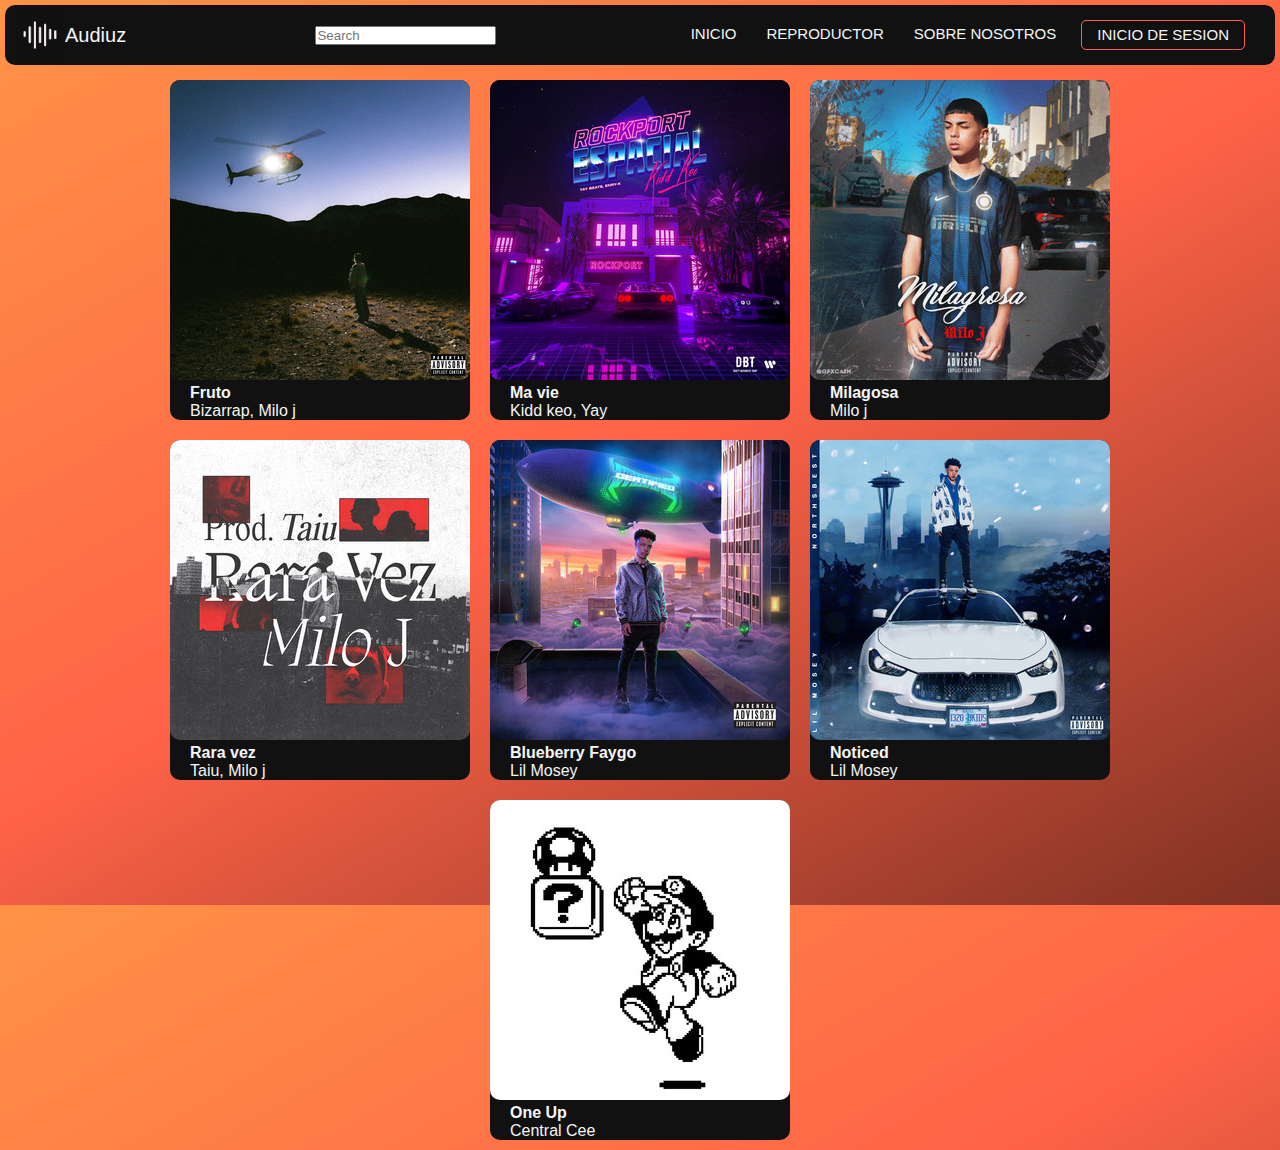
<file: index.html>
<!DOCTYPE html>
<html lang="es">
  <head>
    <meta charset="UTF-8" />
    <meta name="viewport" content="width=device-width, initial-scale=1.0" />
    <title>Audiuz</title>
    <link
      href="https://cdn.jsdelivr.net/npm/bootstrap@5.3.2/dist/css/bootstrap.min.css"
      rel="stylesheet"
      integrity="sha384-T3c6CoIi6uLrA9TneNEoa7RxnatzjcDSCmG1MXxSR1GAsXEV/Dwwykc2MPK8M2HN"
      crossorigin="anonymous"
    />
    <link rel="stylesheet" href="./assets/css/index.css" />
    <link rel="stylesheet" href="./assets/css/music.css" />
  </head>

  <body>
    <!-- navbar -->
    <div class="nav-desk">
      <div class="cont-ico">
        <img
          src="./assets/img/imagen_2021-02-19_111917.png"
          class="img-ico"
          alt=""
        />
        <span>Audiuz</span>
      </div>

      <form class="d-flex" id="formSearch" role="search">
        <input
          class="form-control me-2"
          id="searchInput"
          type="search"
          placeholder="Search"
          aria-label="Search"
        />
      </form>

      <div class="navbar">
        <div class="linkss"><a href="./index.html">Inicio</a></div>
        <div class="linkss"><a href="#">reproductor</a></div>
        <div class="linkss">
          <a href="./assets/pages/nostros2.html">sobre nosotros</a>
        </div>
        <div class="loglink">
          <a href="./assets/pages/login.html">inicio de sesion</a>
        </div>
      </div>
    </div>
    <div class="nav-mobile">
      <div class="container-ico">
        <a href="./index.html">
          <img
            src="./assets/img/imagen_2021-02-19_111917.png"
            class="img-ico"
            alt=""
          />
        </a>
        <form class="d-flex mx-2" id="formSearchMobile" role="search">
          <input
            class="form-control me-2"
            id="searchInputMobile"
            type="search"
            placeholder="Search"
            aria-label="Search"
          />
        </form>
      </div>

      <div class="navigation">
        <div class="ham-btn" onclick="showNav()">
          <span></span>
          <span></span>
          <span></span>
        </div>
        <span class="titulo">Audiuz</span>
        <div class="links">
          <div class="link">
            <a href="./index.html">inicio</a>
          </div>
          <div class="link">
            <a href="#">reproductor</a>
          </div>
          <div class="link">
            <a href="./assets/pages/nostros2.html">sobre nosotros</a>
          </div>
          <div class="link">
            <a href="./assets/pages/login.html">inicio de sesion</a>
          </div>
        </div>
      </div>
    </div>

    <main>
      <section class="container_music">
        <a class="music" href="./assets/pages/pages-music/fruto.html">
          <div class="img">
            <img src="./assets/img/img-music/fruto.jpeg" alt="" />
          </div>
          <div class="nombre">
            <h4>Fruto</h4>
            <p>Bizarrap, Milo j</p>
          </div>
        </a>

        <a class="music" href="./assets/pages/pages-music/maVie.html">
          <div class="img">
            <img src="./assets/img/img-music/ma vie.jpeg" alt="" />
          </div>
          <div class="nombre">
            <h4>Ma vie</h4>
            <p>Kidd keo, Yay</p>
          </div>
        </a>

        <a class="music" href="./assets/pages/pages-music/milagrosa.html">
          <div class="img">
            <img src="./assets/img/img-music/milagosa.jpeg" alt="" />
          </div>
          <div class="nombre">
            <h4>Milagosa</h4>
            <p>Milo j</p>
          </div>
        </a>

        <a class="music" href="./assets/pages/pages-music/raraVez.html">
          <div class="img">
            <img src="./assets/img/img-music/rera vez.jpeg" alt="" />
          </div>
          <div class="nombre">
            <h4>Rara vez</h4>
            <p>Taiu, Milo j</p>
          </div>
        </a>

        <a class="music" href="./assets/pages/pages-music/blueberryFaygo.html">
          <div class="img">
            <img src="./assets/img/img-music/blueberry.jpeg" alt="" />
          </div>
          <div class="nombre">
            <h4>Blueberry Faygo</h4>
            <p>Lil Mosey</p>
          </div>
        </a>

        <a class="music" href="./assets/pages/pages-music/noticed.html">
          <div class="img">
            <img src="./assets/img/img-music/noticed.jpeg" alt="" />
          </div>
          <div class="nombre">
            <h4>Noticed</h4>
            <p>Lil Mosey</p>
          </div>
        </a>

        <a class="music" href="./assets/pages/pages-music/oneUp.html">
          <div class="img">
            <img src="./assets/img/img-music/oneup.jpeg" alt="" />
          </div>
          <div class="nombre">
            <h4>One Up</h4>
            <p>Central Cee</p>
          </div>
        </a>
      </section>
    </main>
    <script
      src="https://cdn.jsdelivr.net/npm/bootstrap@5.3.2/dist/js/bootstrap.bundle.min.js"
      integrity="sha384-C6RzsynM9kWDrMNeT87bh95OGNyZPhcTNXj1NW7RuBCsyN/o0jlpcV8Qyq46cDfL"
      crossorigin="anonymous"
    ></script>
    <script src="./assets/js/index.js"></script>
    <script src="./assets/js/buscador.js"></script>
  </body>
</html>
</file>
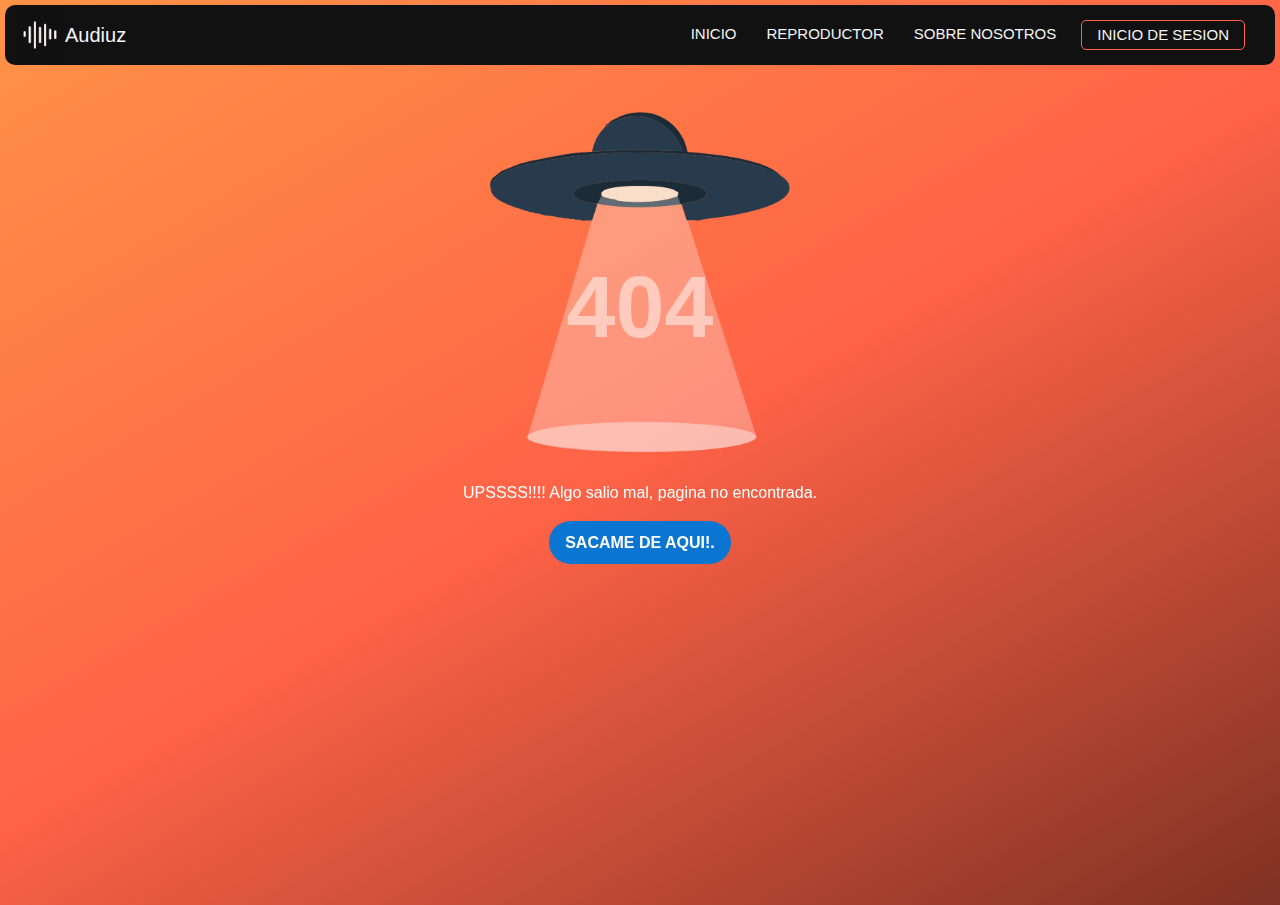
<file: assets/pages/error404.html>
<!DOCTYPE html>
<html lang="en">

<head>
  <meta charset="UTF-8" />
  <meta name="viewport" content="width=device-width, initial-scale=1.0" />
  <meta http-equiv="X-UA-Compatible" content="ie=edge" />
  <title>Error 404</title>
  <link rel="stylesheet" href="../css/index.css" />
  <link rel="stylesheet" href="../css/error404.css" />
</head>

<body>
  <!-- navbar -->
  <div class="nav-desk">
    <div class="cont-ico">
      <img src="../img/imagen_2021-02-19_111917.png" class="img-ico" alt="" />
      <span>Audiuz</span>
    </div>

    <div class="navbar">
      <div class="linkss"><a href="../../index.html">Inicio</a></div>
      <div class="linkss"><a href="#">reproductor</a></div>
      <div class="linkss"><a href="./nostros2.html">sobre nosotros</a></div>
      <div class="loglink">
        <a href="./login.html">inicio de sesion</a>
      </div>
    </div>
  </div>
  <div class="nav-mobile">
    <div class="container-ico">
      <a href="../../index.html">
        <img src="../img/imagen_2021-02-19_111917.png" class="img-ico" alt="" />
      </a>
    </div>
    <div class="navigation">
      <div class="ham-btn" onclick="showNav()">
        <span></span>
        <span></span>
        <span></span>
      </div>
      <span class="titulo">Audiuz</span>
      <div class="links">
        <div class="link">
          <a href="../../index.html">inicio</a>
        </div>
        <div class="link">
          <a href="#">reproductor</a>
        </div>
        <div class="link">
          <a href="./nostros2.html">sobre nosotros</a>
        </div>
        <div class="link">
          <a href="./login.html">inicio de sesion</a>
        </div>
      </div>
    </div>
  </div>

  <div class="conten">
    <div class="conten__img">
      <img src="../img/404.png" alt="" />
      <p class="conten__number">404</p>
    </div>
    <div class="conten__Description">
      <p class="conten__error">
        UPSSSS!!!! Algo salio mal, pagina no encontrada.
      </p>
      <a href="../../index.html" class="conten__button">SACAME DE AQUI!.</a>
    </div>
  </div>
  <script src="../js/index.js"></script>
</body>

</html>
</file>
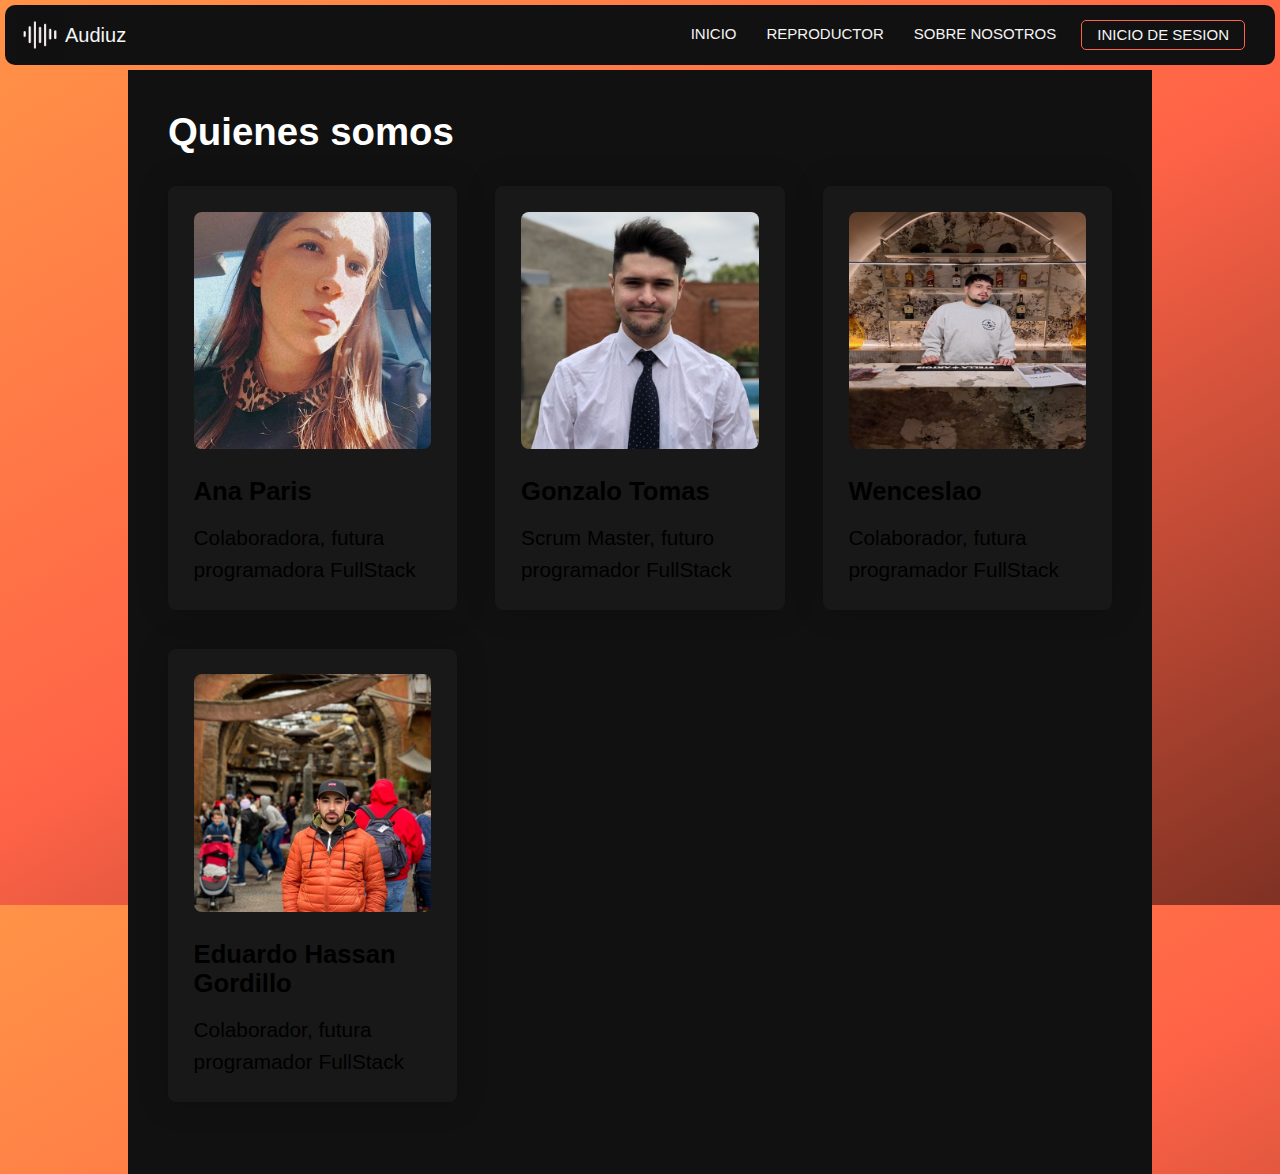
<file: assets/pages/nostros2.html>
<!DOCTYPE html>
<html lang="es">

<head>
  <meta charset="UTF-8">
  <meta name="viewport" content="width=device-width, initial-scale=1.0">

  <link href="https://cdn.jsdelivr.net/npm/bootstrap@5.3.2/dist/css/bootstrap.min.css" rel="stylesheet"
    integrity="sha384-T3c6CoIi6uLrA9TneNEoa7RxnatzjcDSCmG1MXxSR1GAsXEV/Dwwykc2MPK8M2HN" crossorigin="anonymous">

  <link rel="stylesheet" href="../css/index.css">

  <title>Quienes somos</title>

</head>

<body>
  <!-- navbar -->
  <div class="nav-desk">
    <div class="cont-ico">
      <img src="../img/imagen_2021-02-19_111917.png" class="img-ico" alt="" />
      <span>Audiuz</span>
    </div>

    <div class="navbar">
      <div class="linkss"><a href="../../index.html">Inicio</a></div>
      <div class="linkss"><a href="#">reproductor</a></div>
      <div class="linkss"><a href="./nostros2.html">sobre nosotros</a></div>
      <div class="loglink">
        <a href="./login.html">inicio de sesion</a>
      </div>
    </div>
  </div>
  <div class="nav-mobile">
    <div class="container-ico">
      <a href="../../index.html">
        <img src="../img/imagen_2021-02-19_111917.png" class="img-ico" alt="" />
      </a>
    </div>
    <div class="navigation">
      <div class="ham-btn" onclick="showNav()">
        <span></span>
        <span></span>
        <span></span>
      </div>
      <span class="titulo">Audiuz</span>
      <div class="links">
        <div class="link">
          <a href="../../index.html">inicio</a>
        </div>
        <div class="link">
          <a href="#">reproductor</a>
        </div>
        <div class="link">
          <a href="./nostros2.html">sobre nosotros</a>
        </div>
        <div class="link">
          <a href="./login.html">inicio de sesion</a>
        </div>
      </div>
    </div>
  </div>
  <main>
    <section class="main-content">
      <div class="container-name-concentracion">
        <h1 class="title-playlist">Quienes somos</h1>
        <div class="container-card-concentracion">
          <div class="card-concentracion">
            <div class="card">
              <div class="card-img">
                <img src="../img/ana.jpg" alt="Peaceful piano" />
              </div>
              <h2>Ana Paris</h2>
              <p>Colaboradora, futura programadora FullStack</p>
            </div>
          </div>
          <div class="card-concentracion">
            <div class="card">
              <div class="card-img">
                <img src="../img/gonza.jpg" alt="Peaceful piano" />
              </div>
              <h2>Gonzalo Tomas</h2>
              <p>Scrum Master, futuro programador FullStack</p>
            </div>
          </div>
          <div class="card-concentracion">
            <div class="card">
              <div class="card-img">
                <img src="../img/wense.jpg" alt="Peaceful piano" />
              </div>
              <h2>Wenceslao</h2>
              <p>Colaborador, futura programador FullStack</p>
            </div>
          </div>
          <div class="card-concentracion">
            <div class="card">
              <div class="card-img">
                <img src="../img/edu.jpg" alt="Peaceful piano" />
              </div>
              <h2>Eduardo Hassan Gordillo</h2>
              <p>Colaborador, futura programador FullStack</p>
            </div>
          </div>

        </div>
      </div>
    </section>
  </main>

  <footer class="footer d-flex justify-content-center flex-column flex-md-row flex-md-wrap">
  </footer>
  <script src="../js/index.js"></script>
  <script src="https://cdn.jsdelivr.net/npm/bootstrap@5.3.2/dist/js/bootstrap.bundle.min.js"
    integrity="sha384-C6RzsynM9kWDrMNeT87bh95OGNyZPhcTNXj1NW7RuBCsyN/o0jlpcV8Qyq46cDfL"
    crossorigin="anonymous"></script>

</body>

</html>
</file>
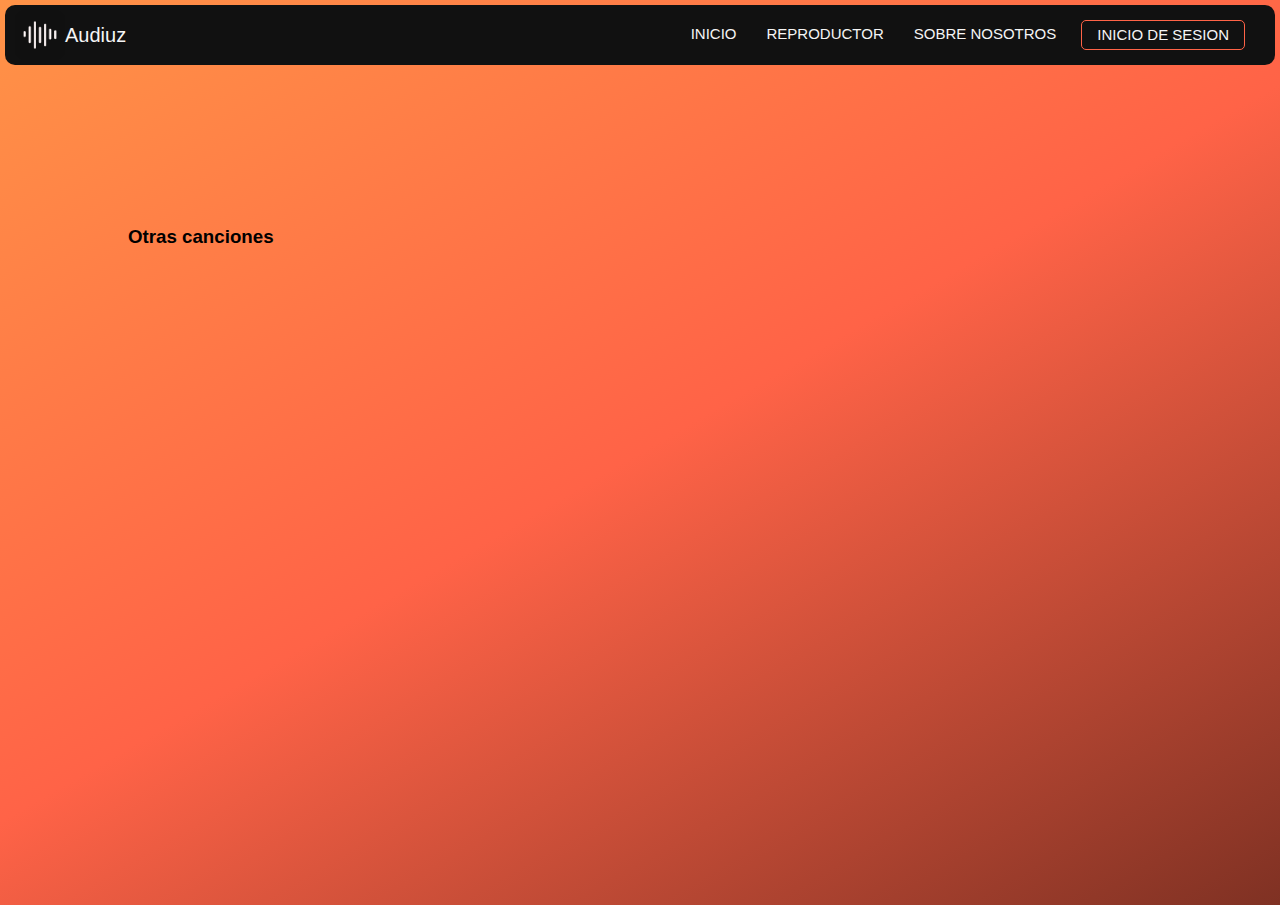
<file: assets/pages/pages-music/blueberry.html>
<!DOCTYPE html>
<html lang="en">
  <head>
    <meta charset="UTF-8" />
    <meta name="viewport" content="width=device-width, initial-scale=1.0" />
    <link
      href="https://cdn.jsdelivr.net/npm/bootstrap@5.3.2/dist/css/bootstrap.min.css"
      rel="stylesheet"
      integrity="sha384-T3c6CoIi6uLrA9TneNEoa7RxnatzjcDSCmG1MXxSR1GAsXEV/Dwwykc2MPK8M2HN"
      crossorigin="anonymous"
    />
    <link rel="stylesheet" href="../../css/index.css" />
    <title>Document</title>
  </head>

  <body>
    <!-- navbar -->
    <div class="nav-desk">
      <div class="cont-ico">
        <img
          src="../../img/imagen_2021-02-19_111917.png"
          class="img-ico"
          alt=""
        />
        <span>Audiuz</span>
      </div>

      <div class="navbar">
        <div class="linkss"><a href="../../../index.html">Inicio</a></div>
        <div class="linkss"><a href="#">reproductor</a></div>
        <div class="linkss">
          <a href="../nostros2.html">sobre nosotros</a>
        </div>
        <div class="loglink">
          <a href="../login.html">inicio de sesion</a>
        </div>
      </div>
    </div>
    <div class="nav-mobile">
      <div class="container-ico">
        <a href="../../../index.html">
          <img
            src="../../img/imagen_2021-02-19_111917.png"
            class="img-ico"
            alt=""
          />
        </a>
      </div>
      <div class="navigation">
        <div class="ham-btn" onclick="showNav()">
          <span></span>
          <span></span>
          <span></span>
        </div>
        <span class="titulo">Audiuz</span>
        <div class="links">
          <div class="link">
            <a href="../../../index.html">inicio</a>
          </div>
          <div class="link">
            <a href="#">reproductor</a>
          </div>
          <div class="link">
            <a href="../nostros2.html">sobre nosotros</a>
          </div>
          <div class="link">
            <a href="../login.html">inicio de sesion</a>
          </div>
          <nav class="search">
            <div class="container-fluid">
              <form class="d-flex" role="search">
                <input
                  class="form-control"
                  type="search"
                  placeholder="Search"
                  aria-label="Search"
                />
                <button class="btn bt" type="submit">
                  <i class="fi fi-rr-search"></i>
                </button>
              </form>
            </div>
          </nav>
        </div>
      </div>
    </div>
    <main>
      <iframe
        style="border-radius: 12px"
        src="https://open.spotify.com/embed/track/22LAwLoDA5b4AaGSkg6bKW?utm_source=generator&theme=0"
        width="100%"
        height="152"
        frameborder="0"
        allowfullscreen=""
        allow="autoplay; clipboard-write; encrypted-media; fullscreen; picture-in-picture"
        loading="lazy"
      ></iframe>
      <h3>Otras canciones</h3>
      <iframe
        style="border-radius: 12px"
        src="https://open.spotify.com/embed/artist/5zctI4wO9XSKS8XwcnqEHk?utm_source=generator&theme=0"
        width="100%"
        height="500"
        frameborder="0"
        allowfullscreen=""
        allow="autoplay; clipboard-write; encrypted-media; fullscreen; picture-in-picture"
        loading="lazy"
      ></iframe>
    </main>

    <script src="../../js/index.js"></script>
    <script src="../../js/admin.js"></script>
  </body>
</html>
</file>
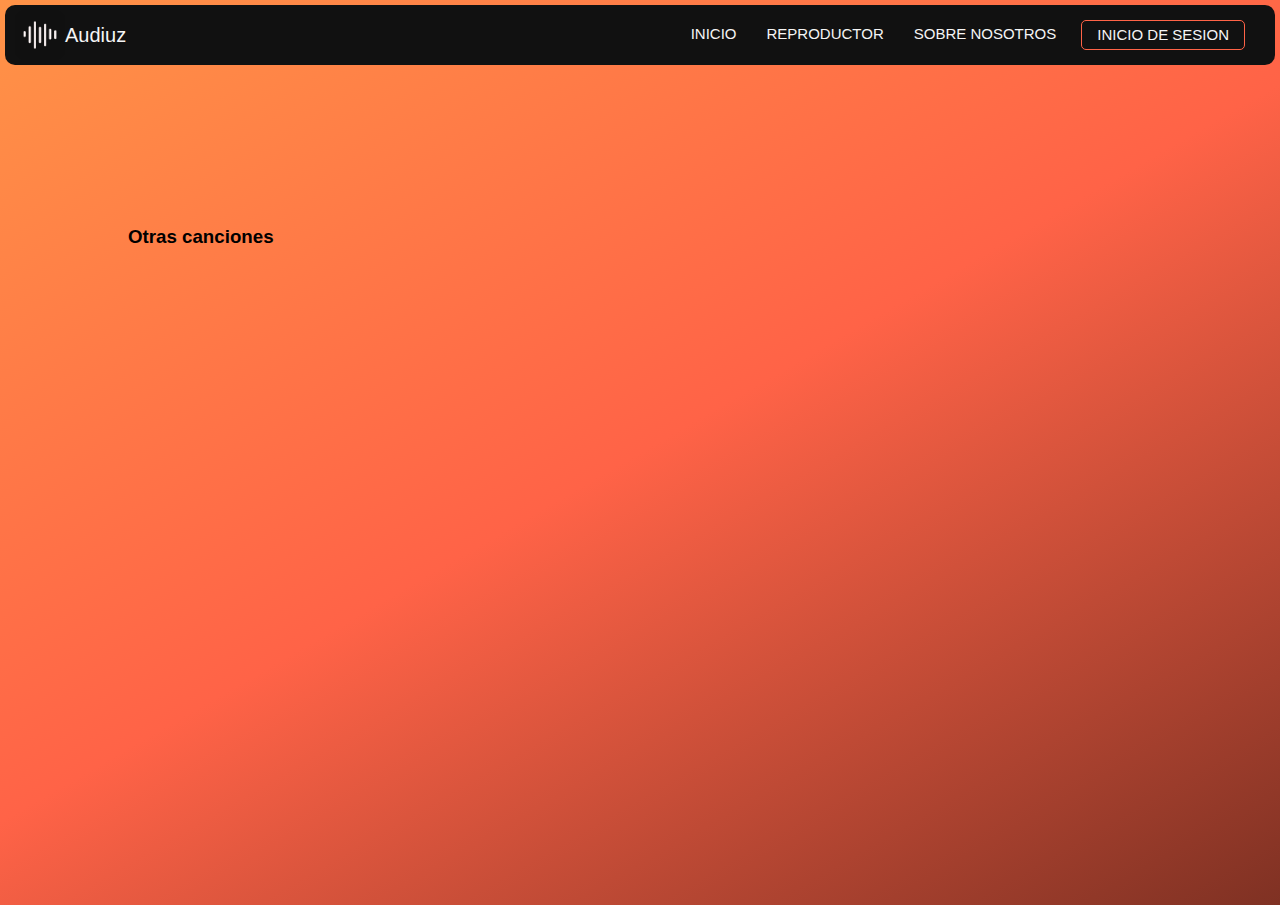
<file: assets/pages/pages-music/blueberryFaygo.html>
<!DOCTYPE html>
<html lang="en">
  <head>
    <meta charset="UTF-8" />
    <meta name="viewport" content="width=device-width, initial-scale=1.0" />
    <link
      href="https://cdn.jsdelivr.net/npm/bootstrap@5.3.2/dist/css/bootstrap.min.css"
      rel="stylesheet"
      integrity="sha384-T3c6CoIi6uLrA9TneNEoa7RxnatzjcDSCmG1MXxSR1GAsXEV/Dwwykc2MPK8M2HN"
      crossorigin="anonymous"
    />
    <link rel="stylesheet" href="../../css/index.css" />
    <title>Document</title>
  </head>

  <body>
    <!-- navbar -->
    <div class="nav-desk">
      <div class="cont-ico">
        <img
          src="../../img/imagen_2021-02-19_111917.png"
          class="img-ico"
          alt=""
        />
        <span>Audiuz</span>
      </div>

      <div class="navbar">
        <div class="linkss"><a href="../../../index.html">Inicio</a></div>
        <div class="linkss"><a href="#">reproductor</a></div>
        <div class="linkss">
          <a href="../nostros2.html">sobre nosotros</a>
        </div>
        <div class="loglink">
          <a href="../login.html">inicio de sesion</a>
        </div>
      </div>
    </div>
    <div class="nav-mobile">
      <div class="container-ico">
        <a href="../../../index.html">
          <img
            src="../../img/imagen_2021-02-19_111917.png"
            class="img-ico"
            alt=""
          />
        </a>
      </div>
      <div class="navigation">
        <div class="ham-btn" onclick="showNav()">
          <span></span>
          <span></span>
          <span></span>
        </div>
        <span class="titulo">Audiuz</span>
        <div class="links">
          <div class="link">
            <a href="../../../index.html">inicio</a>
          </div>
          <div class="link">
            <a href="#">reproductor</a>
          </div>
          <div class="link">
            <a href="../nostros2.html">sobre nosotros</a>
          </div>
          <div class="link">
            <a href="../login.html">inicio de sesion</a>
          </div>
          </nav>
        </div>
      </div>
    </div>
    <main>
      <iframe
        style="border-radius: 12px"
        src="https://open.spotify.com/embed/track/22LAwLoDA5b4AaGSkg6bKW?utm_source=generator&theme=0"
        width="100%"
        height="152"
        frameborder="0"
        allowfullscreen=""
        allow="autoplay; clipboard-write; encrypted-media; fullscreen; picture-in-picture"
        loading="lazy"
      ></iframe>
      <h3>Otras canciones</h3>
      <iframe
        style="border-radius: 12px"
        src="https://open.spotify.com/embed/artist/5zctI4wO9XSKS8XwcnqEHk?utm_source=generator&theme=0"
        width="100%"
        height="500"
        frameborder="0"
        allowfullscreen=""
        allow="autoplay; clipboard-write; encrypted-media; fullscreen; picture-in-picture"
        loading="lazy"
      ></iframe>
    </main>

    <script src="../../js/index.js"></script>
    <script src="../../js/admin.js"></script>
  </body>
</html>
</file>
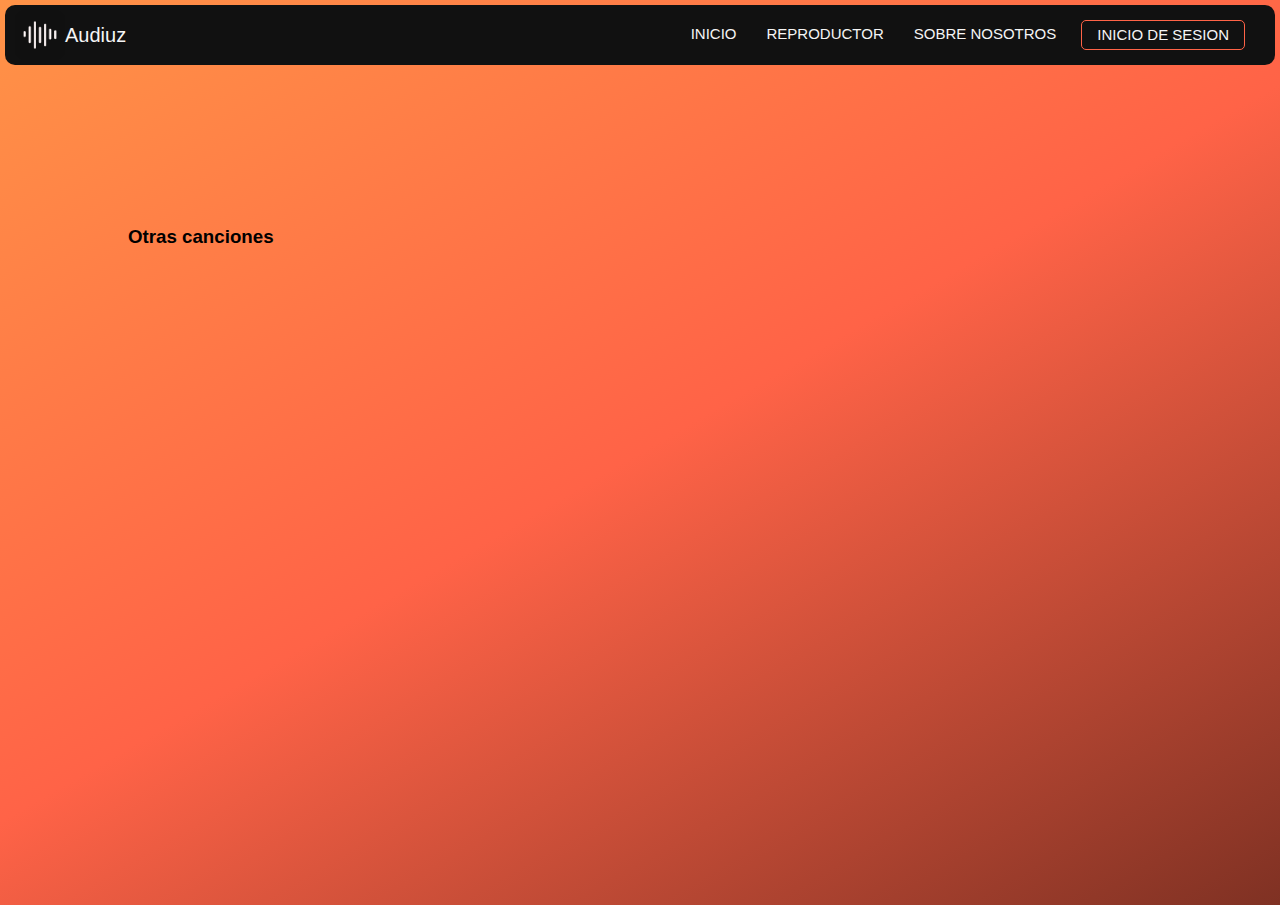
<file: assets/pages/pages-music/fruto.html>
<!DOCTYPE html>
<html lang="en">
  <head>
    <meta charset="UTF-8" />
    <meta name="viewport" content="width=device-width, initial-scale=1.0" />
    <link
      href="https://cdn.jsdelivr.net/npm/bootstrap@5.3.2/dist/css/bootstrap.min.css"
      rel="stylesheet"
      integrity="sha384-T3c6CoIi6uLrA9TneNEoa7RxnatzjcDSCmG1MXxSR1GAsXEV/Dwwykc2MPK8M2HN"
      crossorigin="anonymous"
    />
    <link rel="stylesheet" href="../../css/index.css" />
    <title>Document</title>
  </head>

  <body>
    <!-- navbar -->
    <div class="nav-desk">
      <div class="cont-ico">
        <img
          src="../../img/imagen_2021-02-19_111917.png"
          class="img-ico"
          alt=""
        />
        <span>Audiuz</span>
      </div>

      <div class="navbar">
        <div class="linkss"><a href="../../../index.html">Inicio</a></div>
        <div class="linkss"><a href="#">reproductor</a></div>
        <div class="linkss">
          <a href="../nostros2.html">sobre nosotros</a>
        </div>
        <div class="loglink">
          <a href="../login.html">inicio de sesion</a>
        </div>
      </div>
    </div>
    <div class="nav-mobile">
      <div class="container-ico">
        <a href="../../../index.html">
          <img
            src="../../img/imagen_2021-02-19_111917.png"
            class="img-ico"
            alt=""
          />
        </a>
      </div>
      <div class="navigation">
        <div class="ham-btn" onclick="showNav()">
          <span></span>
          <span></span>
          <span></span>
        </div>
        <span class="titulo">Audiuz</span>
        <div class="links">
          <div class="link">
            <a href="../../../index.html">inicio</a>
          </div>
          <div class="link">
            <a href="#">reproductor</a>
          </div>
          <div class="link">
            <a href="../nostros2.html">sobre nosotros</a>
          </div>
          <div class="link">
            <a href="../login.html">inicio de sesion</a>
          </div>
        </div>
      </div>
    </div>
    <main>
      <iframe
        style="border-radius: 12px"
        src="https://open.spotify.com/embed/track/4SW9gHnW8NfKOdqmh0ij45?utm_source=generator&theme=0"
        width="100%"
        height="152"
        frameborder="0"
        allowfullscreen=""
        allow="autoplay; clipboard-write; encrypted-media; fullscreen; picture-in-picture"
        loading="lazy"
      ></iframe>
      <h3>Otras canciones</h3>
      <iframe
        style="border-radius: 12px"
        src="https://open.spotify.com/embed/album/4NMv3cMkDwkkR6EdLloQDB?utm_source=generator&theme=0"
        width="100%"
        height="500"
        frameborder="0"
        allowfullscreen=""
        allow="autoplay; clipboard-write; encrypted-media; fullscreen; picture-in-picture"
        loading="lazy"
      ></iframe>
    </main>

    <script src="../../js/index.js"></script>
    <script src="../../js/admin.js"></script>
  </body>
</html>
</file>
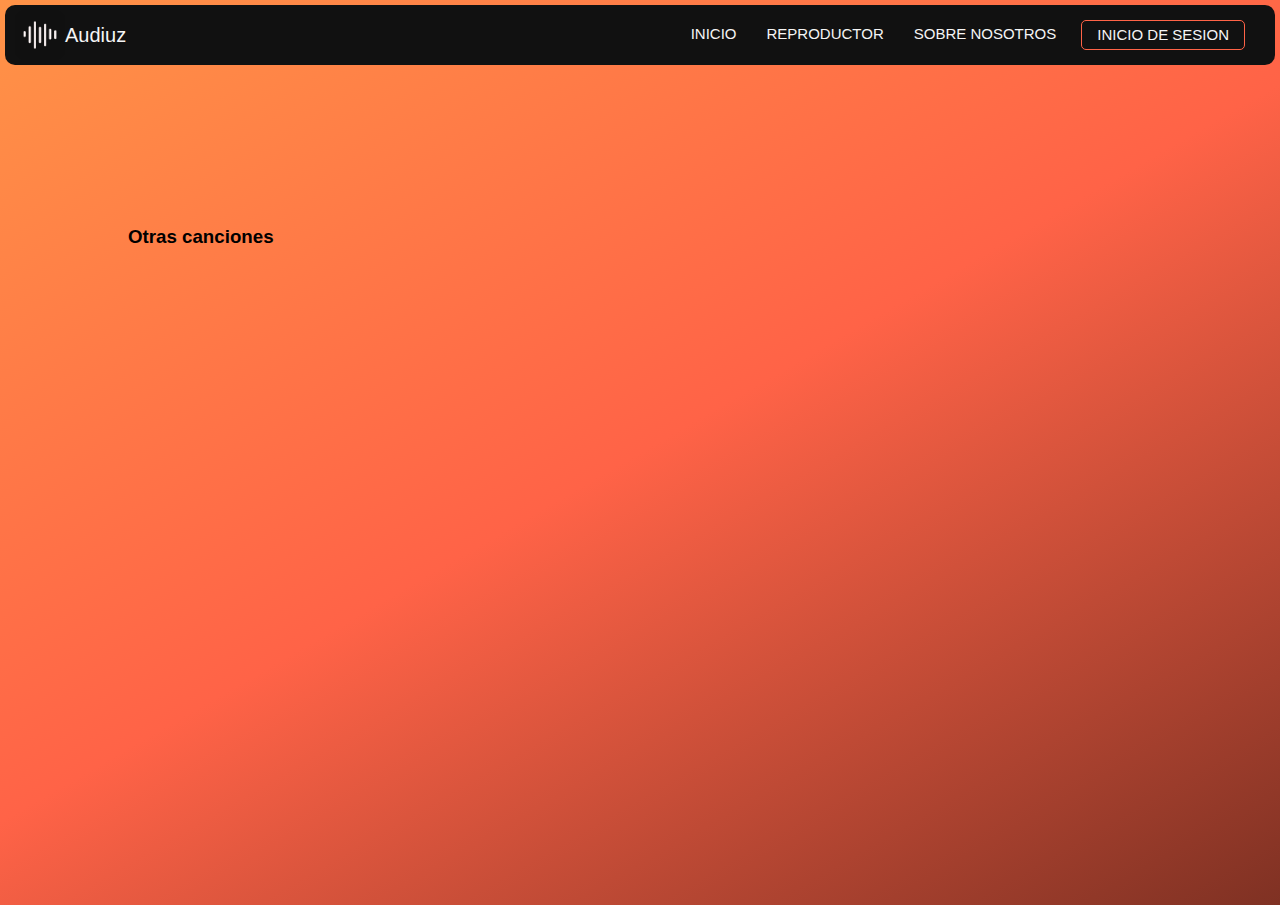
<file: assets/pages/pages-music/maVie.html>
<!DOCTYPE html>
<html lang="en">
  <head>
    <meta charset="UTF-8" />
    <meta name="viewport" content="width=device-width, initial-scale=1.0" />
    <link
      href="https://cdn.jsdelivr.net/npm/bootstrap@5.3.2/dist/css/bootstrap.min.css"
      rel="stylesheet"
      integrity="sha384-T3c6CoIi6uLrA9TneNEoa7RxnatzjcDSCmG1MXxSR1GAsXEV/Dwwykc2MPK8M2HN"
      crossorigin="anonymous"
    />
    <link rel="stylesheet" href="../../css/index.css" />
    <title>Document</title>
  </head>

  <body>
    <!-- navbar -->
    <div class="nav-desk">
      <div class="cont-ico">
        <img
          src="../../img/imagen_2021-02-19_111917.png"
          class="img-ico"
          alt=""
        />
        <span>Audiuz</span>
      </div>

      <div class="navbar">
        <div class="linkss"><a href="../../../index.html">Inicio</a></div>
        <div class="linkss"><a href="#">reproductor</a></div>
        <div class="linkss">
          <a href="../nostros2.html">sobre nosotros</a>
        </div>
        <div class="loglink">
          <a href="../login.html">inicio de sesion</a>
        </div>
      </div>
    </div>
    <div class="nav-mobile">
      <div class="container-ico">
        <a href="../../../index.html">
          <img
            src="../../img/imagen_2021-02-19_111917.png"
            class="img-ico"
            alt=""
          />
        </a>
      </div>
      <div class="navigation">
        <div class="ham-btn" onclick="showNav()">
          <span></span>
          <span></span>
          <span></span>
        </div>
        <span class="titulo">Audiuz</span>
        <div class="links">
          <div class="link">
            <a href="../../../index.html">inicio</a>
          </div>
          <div class="link">
            <a href="#">reproductor</a>
          </div>
          <div class="link">
            <a href="../nostros2.html">sobre nosotros</a>
          </div>
          <div class="link">
            <a href="../login.html">inicio de sesion</a>
          </div>
          
        </div>
      </div>
    </div>
    <main>
      <iframe
        style="border-radius: 12px"
        src="https://open.spotify.com/embed/track/6UU24wuWgGwuSBAxDH866Z?utm_source=generator&theme=0"
        width="100%"
        height="152"
        frameborder="0"
        allowfullscreen=""
        allow="autoplay; clipboard-write; encrypted-media; fullscreen; picture-in-picture"
        loading="lazy"
      ></iframe>
      <h3>Otras canciones</h3>
      <iframe
        style="border-radius: 12px"
        src="https://open.spotify.com/embed/artist/0VZrPa7mWAYXH4CwmYk8Km?utm_source=generator&theme=0"
        width="100%"
        height="500"
        frameborder="0"
        allowfullscreen=""
        allow="autoplay; clipboard-write; encrypted-media; fullscreen; picture-in-picture"
        loading="lazy"
      ></iframe>
    </main>

    <script src="../../js/index.js"></script>
    <script src="../../js/admin.js"></script>
  </body>
</html>
</file>
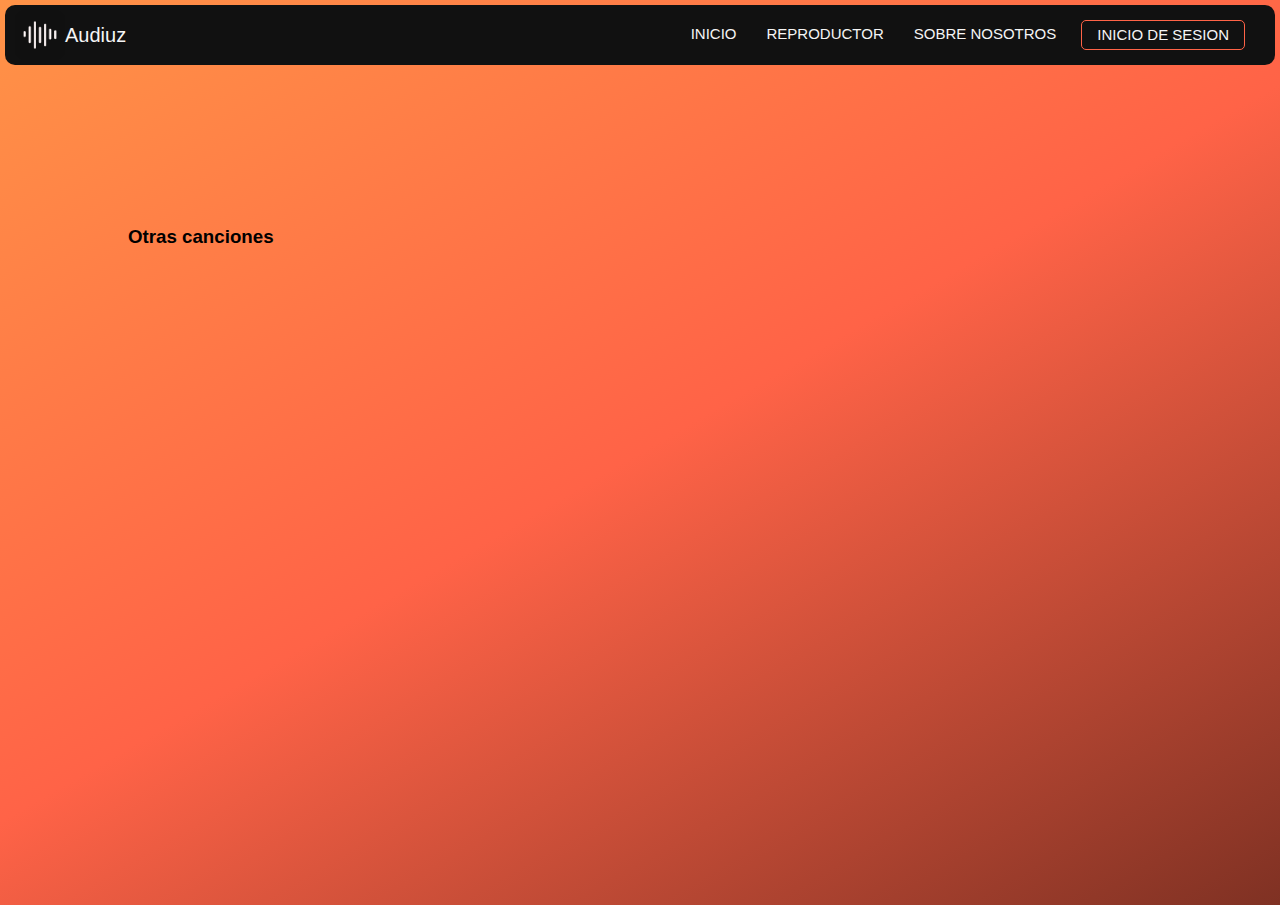
<file: assets/pages/pages-music/milagrosa.html>
<!DOCTYPE html>
<html lang="en">
  <head>
    <meta charset="UTF-8" />
    <meta name="viewport" content="width=device-width, initial-scale=1.0" />
    <link
      href="https://cdn.jsdelivr.net/npm/bootstrap@5.3.2/dist/css/bootstrap.min.css"
      rel="stylesheet"
      integrity="sha384-T3c6CoIi6uLrA9TneNEoa7RxnatzjcDSCmG1MXxSR1GAsXEV/Dwwykc2MPK8M2HN"
      crossorigin="anonymous"
    />
    <link rel="stylesheet" href="../../css/index.css" />
    <title>Document</title>
  </head>

  <body>
    <!-- navbar -->
    <div class="nav-desk">
      <div class="cont-ico">
        <img
          src="../../img/imagen_2021-02-19_111917.png"
          class="img-ico"
          alt=""
        />
        <span>Audiuz</span>
      </div>

      <div class="navbar">
        <div class="linkss"><a href="../../../index.html">Inicio</a></div>
        <div class="linkss"><a href="#">reproductor</a></div>
        <div class="linkss">
          <a href="../nostros2.html">sobre nosotros</a>
        </div>
        <div class="loglink">
          <a href="../login.html">inicio de sesion</a>
        </div>
      </div>
    </div>
    <div class="nav-mobile">
      <div class="container-ico">
        <a href="../../../index.html">
          <img
            src="../../img/imagen_2021-02-19_111917.png"
            class="img-ico"
            alt=""
          />
        </a>
      </div>
      <div class="navigation">
        <div class="ham-btn" onclick="showNav()">
          <span></span>
          <span></span>
          <span></span>
        </div>
        <span class="titulo">Audiuz</span>
        <div class="links">
          <div class="link">
            <a href="../../../index.html">inicio</a>
          </div>
          <div class="link">
            <a href="#">reproductor</a>
          </div>
          <div class="link">
            <a href="../nostros2.html">sobre nosotros</a>
          </div>
          <div class="link">
            <a href="../login.html">inicio de sesion</a>
          </div>
          
        </div>
      </div>
    </div>
    <main>
      <iframe
        style="border-radius: 12px"
        src="https://open.spotify.com/embed/track/7vFESQCFxuL38hNbTCtUDu?utm_source=generator&theme=0"
        width="100%"
        height="152"
        frameborder="0"
        allowfullscreen=""
        allow="autoplay; clipboard-write; encrypted-media; fullscreen; picture-in-picture"
        loading="lazy"
      ></iframe>
      <h3>Otras canciones</h3>
      <iframe
        style="border-radius: 12px"
        src="https://open.spotify.com/embed/artist/19HM5j0ULGSmEoRcrSe5x3?utm_source=generator&theme=0"
        width="100%"
        height="500"
        frameborder="0"
        allowfullscreen=""
        allow="autoplay; clipboard-write; encrypted-media; fullscreen; picture-in-picture"
        loading="lazy"
      ></iframe>
    </main>

    <script src="../../js/index.js"></script>
    <script src="../../js/admin.js"></script>
  </body>
</html>
</file>
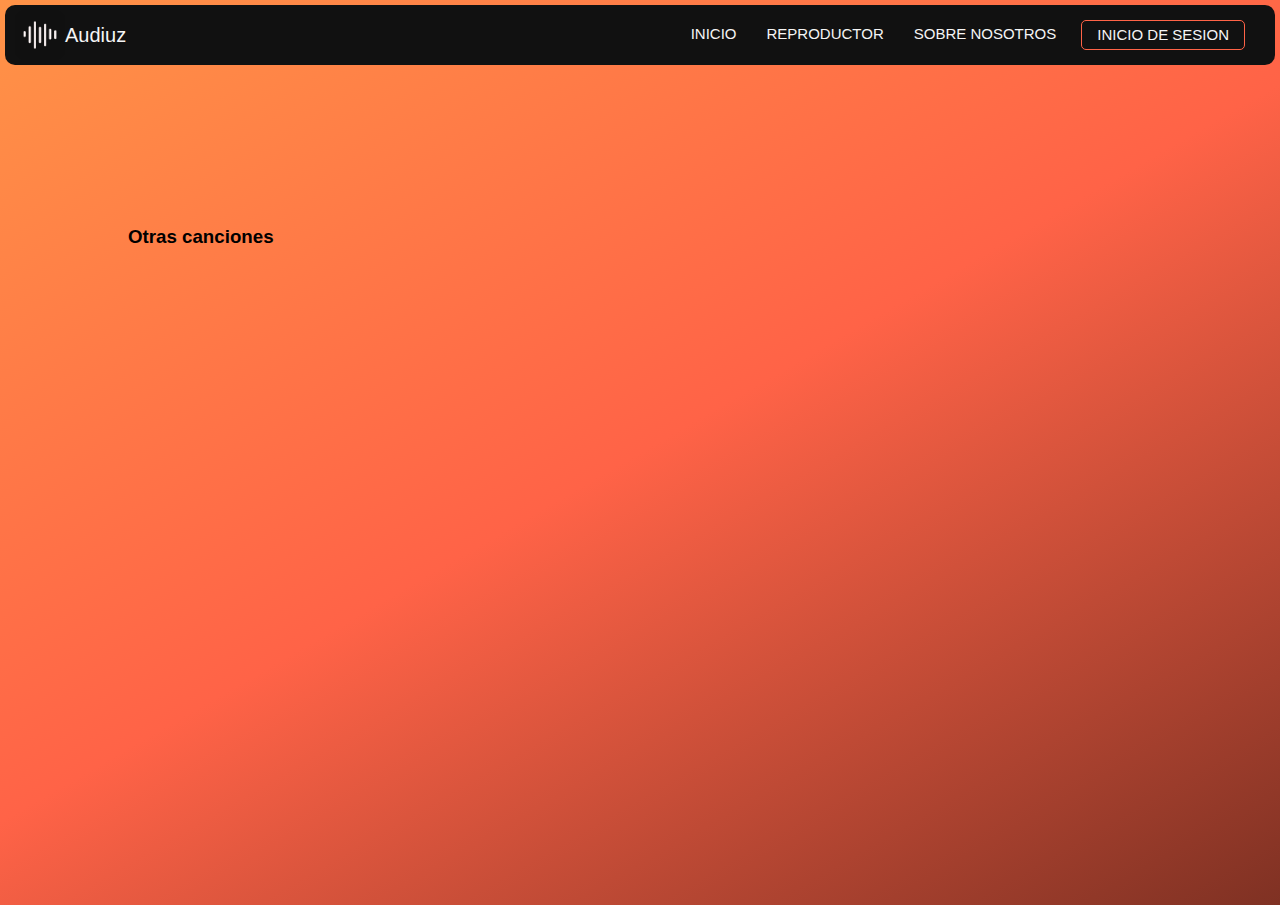
<file: assets/pages/pages-music/noticed.html>
<!DOCTYPE html>
<html lang="en">
  <head>
    <meta charset="UTF-8" />
    <meta name="viewport" content="width=device-width, initial-scale=1.0" />
    <link
      href="https://cdn.jsdelivr.net/npm/bootstrap@5.3.2/dist/css/bootstrap.min.css"
      rel="stylesheet"
      integrity="sha384-T3c6CoIi6uLrA9TneNEoa7RxnatzjcDSCmG1MXxSR1GAsXEV/Dwwykc2MPK8M2HN"
      crossorigin="anonymous"
    />
    <link rel="stylesheet" href="../../css/index.css" />
    <title>Document</title>
  </head>

  <body>
    <!-- navbar -->
    <div class="nav-desk">
      <div class="cont-ico">
        <img
          src="../../img/imagen_2021-02-19_111917.png"
          class="img-ico"
          alt=""
        />
        <span>Audiuz</span>
      </div>

      <div class="navbar">
        <div class="linkss"><a href="../../../index.html">Inicio</a></div>
        <div class="linkss"><a href="#">reproductor</a></div>
        <div class="linkss">
          <a href="../nostros2.html">sobre nosotros</a>
        </div>
        <div class="loglink">
          <a href="../login.html">inicio de sesion</a>
        </div>
      </div>
    </div>
    <div class="nav-mobile">
      <div class="container-ico">
        <a href="../../../index.html">
          <img
            src="../../img/imagen_2021-02-19_111917.png"
            class="img-ico"
            alt=""
          />
        </a>
      </div>
      <div class="navigation">
        <div class="ham-btn" onclick="showNav()">
          <span></span>
          <span></span>
          <span></span>
        </div>
        <span class="titulo">Audiuz</span>
        <div class="links">
          <div class="link">
            <a href="../../../index.html">inicio</a>
          </div>
          <div class="link">
            <a href="#">reproductor</a>
          </div>
          <div class="link">
            <a href="../nostros2.html">sobre nosotros</a>
          </div>
          <div class="link">
            <a href="../login.html">inicio de sesion</a>
          </div>
          
        </div>
      </div>
    </div>
    <main>
      <iframe
        style="border-radius: 12px"
        src="https://open.spotify.com/embed/track/7zLYKWcXnYeHHWidalz7rj?utm_source=generator&theme=0"
        width="100%"
        height="152"
        frameborder="0"
        allowfullscreen=""
        allow="autoplay; clipboard-write; encrypted-media; fullscreen; picture-in-picture"
        loading="lazy"
      ></iframe>
      <h3>Otras canciones</h3>
      <iframe
        style="border-radius: 12px"
        src="https://open.spotify.com/embed/album/6lggWd5q9Rh66OkDE1eNDr?utm_source=generator&theme=0"
        width="100%"
        height="500"
        frameborder="0"
        allowfullscreen=""
        allow="autoplay; clipboard-write; encrypted-media; fullscreen; picture-in-picture"
        loading="lazy"
      ></iframe>
    </main>

    <script src="../../js/index.js"></script>
    <script src="../../js/admin.js"></script>
  </body>
</html>
</file>
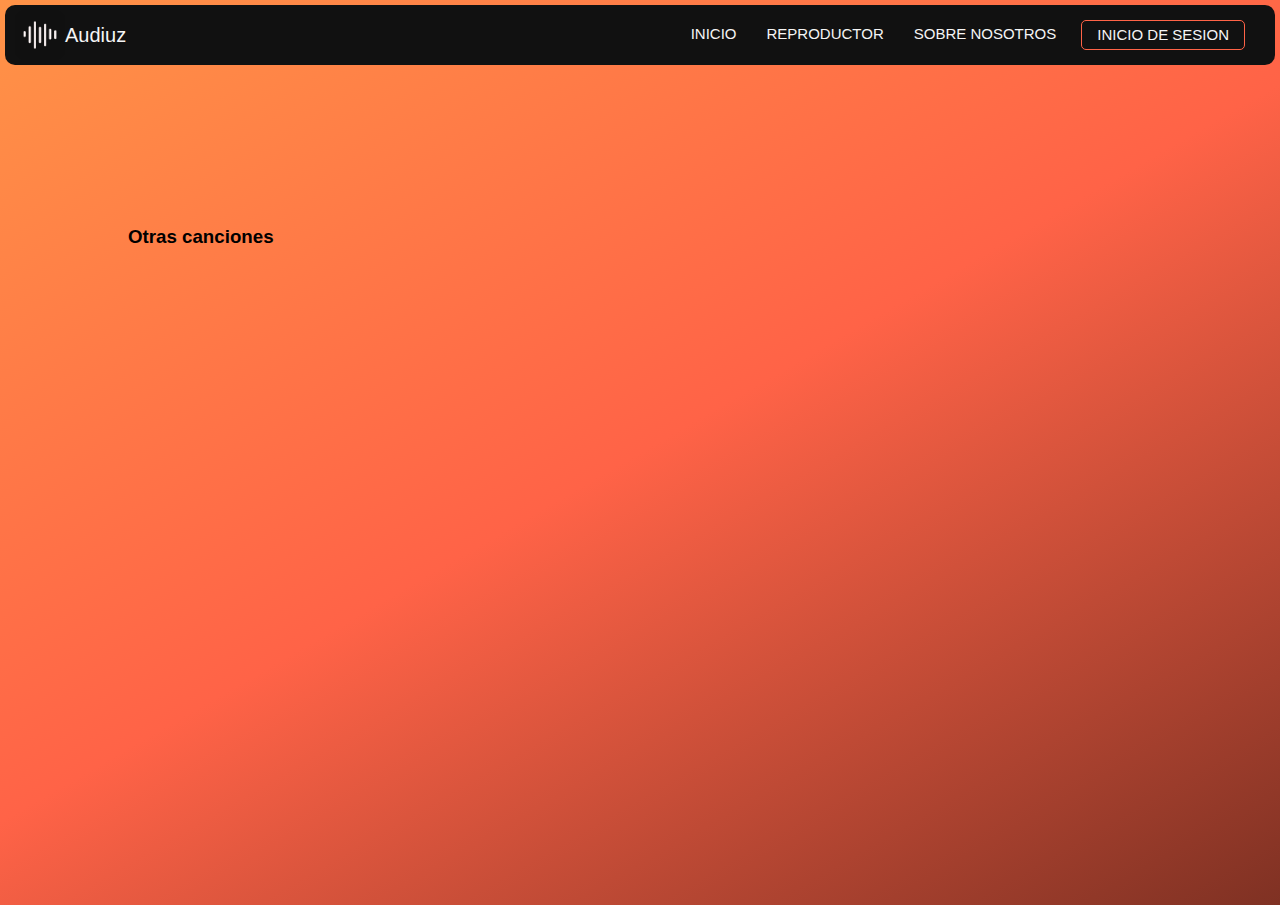
<file: assets/pages/pages-music/oneUp.html>
<!DOCTYPE html>
<html lang="en">
  <head>
    <meta charset="UTF-8" />
    <meta name="viewport" content="width=device-width, initial-scale=1.0" />
    <link
      href="https://cdn.jsdelivr.net/npm/bootstrap@5.3.2/dist/css/bootstrap.min.css"
      rel="stylesheet"
      integrity="sha384-T3c6CoIi6uLrA9TneNEoa7RxnatzjcDSCmG1MXxSR1GAsXEV/Dwwykc2MPK8M2HN"
      crossorigin="anonymous"
    />
    <link rel="stylesheet" href="../../css/index.css" />
    <title>Document</title>
  </head>

  <body>
    <!-- navbar -->
    <div class="nav-desk">
      <div class="cont-ico">
        <img
          src="../../img/imagen_2021-02-19_111917.png"
          class="img-ico"
          alt=""
        />
        <span>Audiuz</span>
      </div>

      <div class="navbar">
        <div class="linkss"><a href="../../../index.html">Inicio</a></div>
        <div class="linkss"><a href="#">reproductor</a></div>
        <div class="linkss">
          <a href="../nostros2.html">sobre nosotros</a>
        </div>
        <div class="loglink">
          <a href="../login.html">inicio de sesion</a>
        </div>
      </div>
    </div>
    <div class="nav-mobile">
      <div class="container-ico">
        <a href="../../../index.html">
          <img
            src="../../img/imagen_2021-02-19_111917.png"
            class="img-ico"
            alt=""
          />
        </a>
      </div>
      <div class="navigation">
        <div class="ham-btn" onclick="showNav()">
          <span></span>
          <span></span>
          <span></span>
        </div>
        <span class="titulo">Audiuz</span>
        <div class="links">
          <div class="link">
            <a href="../../../index.html">inicio</a>
          </div>
          <div class="link">
            <a href="#">reproductor</a>
          </div>
          <div class="link">
            <a href="../nostros2.html">sobre nosotros</a>
          </div>
          <div class="link">
            <a href="../login.html">inicio de sesion</a>
          </div>
          
        </div>
      </div>
    </div>
    <main>
      <iframe
        style="border-radius: 12px"
        src="https://open.spotify.com/embed/track/4FAQjmX7e7JJaFE363uj86?utm_source=generator&theme=0"
        width="100%"
        height="152"
        frameborder="0"
        allowfullscreen=""
        allow="autoplay; clipboard-write; encrypted-media; fullscreen; picture-in-picture"
        loading="lazy"
      ></iframe>
      <h3>Otras canciones</h3>
      <iframe
        style="border-radius: 12px"
        src="https://open.spotify.com/embed/artist/5H4yInM5zmHqpKIoMNAx4r?utm_source=generator&theme=0"
        width="100%"
        height="500"
        frameborder="0"
        allowfullscreen=""
        allow="autoplay; clipboard-write; encrypted-media; fullscreen; picture-in-picture"
        loading="lazy"
      ></iframe>
    </main>

    <script src="../../js/index.js"></script>
    <script src="../../js/admin.js"></script>
  </body>
</html>
</file>
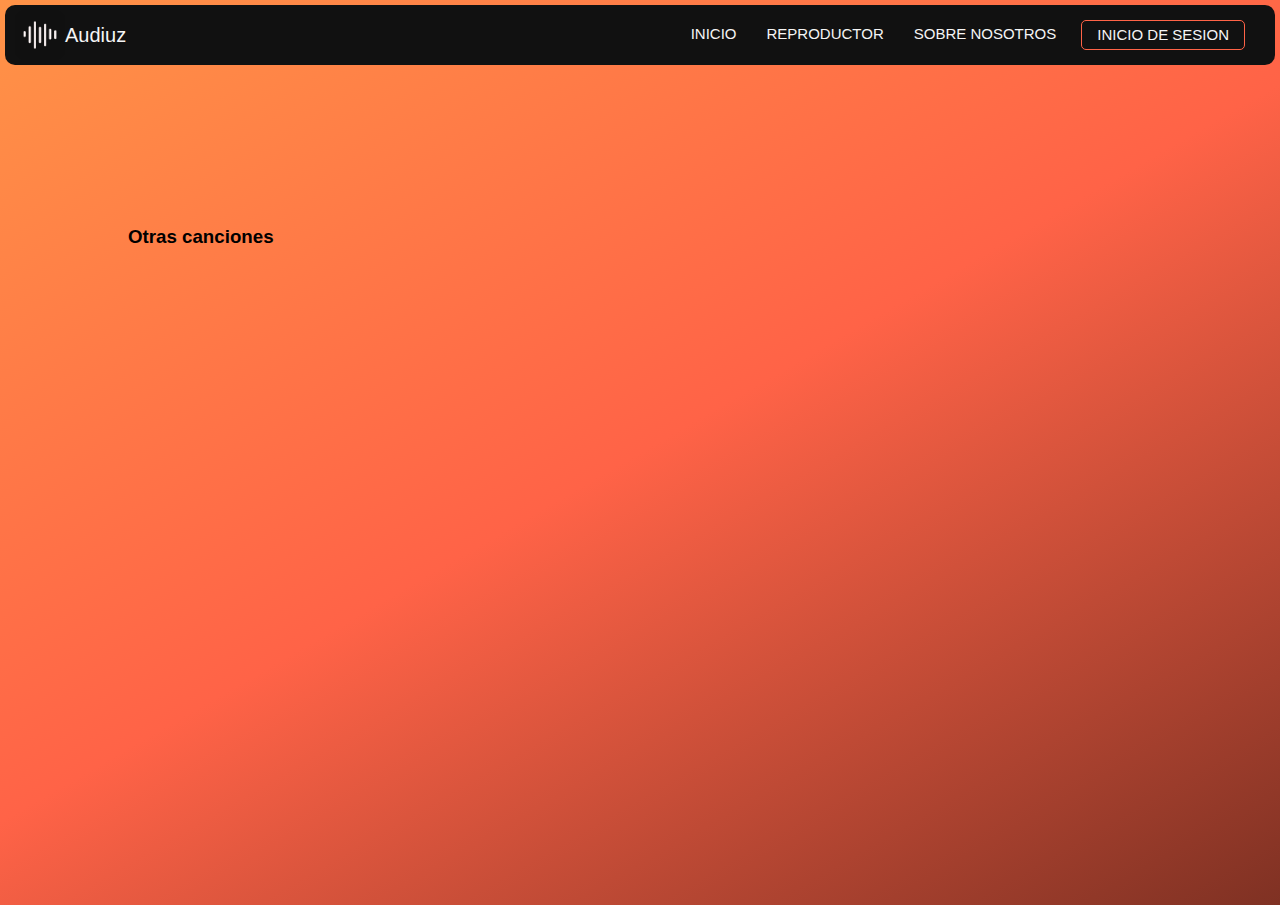
<file: assets/pages/pages-music/raraVez.html>
<!DOCTYPE html>
<html lang="en">
  <head>
    <meta charset="UTF-8" />
    <meta name="viewport" content="width=device-width, initial-scale=1.0" />
    <link
      href="https://cdn.jsdelivr.net/npm/bootstrap@5.3.2/dist/css/bootstrap.min.css"
      rel="stylesheet"
      integrity="sha384-T3c6CoIi6uLrA9TneNEoa7RxnatzjcDSCmG1MXxSR1GAsXEV/Dwwykc2MPK8M2HN"
      crossorigin="anonymous"
    />
    <link rel="stylesheet" href="../../css/index.css" />
    <title>Document</title>
  </head>

  <body>
    <!-- navbar -->
    <div class="nav-desk">
      <div class="cont-ico">
        <img
          src="../../img/imagen_2021-02-19_111917.png"
          class="img-ico"
          alt=""
        />
        <span>Audiuz</span>
      </div>

      <div class="navbar">
        <div class="linkss"><a href="../../../index.html">Inicio</a></div>
        <div class="linkss"><a href="#">reproductor</a></div>
        <div class="linkss">
          <a href="../nostros2.html">sobre nosotros</a>
        </div>
        <div class="loglink">
          <a href="../login.html">inicio de sesion</a>
        </div>
      </div>
    </div>
    <div class="nav-mobile">
      <div class="container-ico">
        <a href="../../../index.html">
          <img
            src="../../img/imagen_2021-02-19_111917.png"
            class="img-ico"
            alt=""
          />
        </a>
      </div>
      <div class="navigation">
        <div class="ham-btn" onclick="showNav()">
          <span></span>
          <span></span>
          <span></span>
        </div>
        <span class="titulo">Audiuz</span>
        <div class="links">
          <div class="link">
            <a href="../../../index.html">inicio</a>
          </div>
          <div class="link">
            <a href="#">reproductor</a>
          </div>
          <div class="link">
            <a href="../nostros2.html">sobre nosotros</a>
          </div>
          <div class="link">
            <a href="../login.html">inicio de sesion</a>
          </div>
        </div>
      </div>
    </div>
    <main>
      <iframe
        style="border-radius: 12px"
        src="https://open.spotify.com/embed/track/7MVIfkyzuUmQ716j8U7yGR?utm_source=generator&theme=0"
        width="100%"
        height="152"
        frameborder="0"
        allowfullscreen=""
        allow="autoplay; clipboard-write; encrypted-media; fullscreen; picture-in-picture"
        loading="lazy"
      ></iframe>
      <h3>Otras canciones</h3>
      <iframe
        style="border-radius: 12px"
        src="https://open.spotify.com/embed/artist/19HM5j0ULGSmEoRcrSe5x3?utm_source=generator&theme=0"
        width="100%"
        height="500
        "
        frameborder="0"
        allowfullscreen=""
        allow="autoplay; clipboard-write; encrypted-media; fullscreen; picture-in-picture"
        loading="lazy"
      ></iframe>
    </main>

    <script src="../../js/index.js"></script>
    <script src="../../js/admin.js"></script>
  </body>
</html>
</file>
<file: assets/css/index.css>
* {
    margin: 0;
    padding: 0;
    font-family: "open sans", sans-serif;
    box-sizing: border-box;
}

body {

    background: linear-gradient(150deg, rgb(255, 147, 71), rgb(255, 99, 71), rgb(127, 49, 35));
    height: 100vh;

}

main {
    width: 80%;
    margin: 0 auto;
}

.nav-mobile {
    display: none;
}

.nav-desk {
    display: flex;
    justify-content: space-between;
    align-items: center;
    padding: 5px;
    padding-left: 10px;
    padding-right: 10px;
    margin: 5px;
    background: #111;
    border-radius: 10px;
}

.cont-ico {
    display: flex;
    align-items: center;
}

.cont-ico span {
    font-size: 20px;
    font-weight: 500;
    color: #f5f5f5;

}

.img-ico {
    height: 50px;
    width: 50px;
    border-radius: 10px;
}

.navbar {
    display: flex;
}

.linkss {
    align-items: center;
    margin-right: 20px;
    padding: 5px;
}


.linkss a {
    margin: 20px 0px;
    font-size: 15px;
    font-weight: 500;
    text-decoration: none;
    color: #f5f5f5;
    text-transform: uppercase;
}

.linkss a:hover {
    color: tomato;
}

.loglink {
    margin-right: 20px;
    border: solid tomato 1px;
    border-radius: 5px;
    padding: 5px;
    align-items: center;
}

.loglink a {
    padding: 10px;
    margin: 20px 0px;
    font-size: 15px;
    font-weight: 500;
    text-decoration: none;
    color: #f5f5f5;
    text-transform: uppercase;
}

.loglink:hover {
    background: tomato;
}


/* ********************************** */
/*         CONTENIDO PRINCIPAL        */
/* ********************************** */
.main-content {
    grid-row: 1/3;
    grid-column: 2/-1;

    background-color: #111;
    padding: 2.5rem;

    display: flex;
    flex-direction: column;
    gap: 3rem;
}

.title-playlist {
    font-size: 2.4rem;
    color: #fff;
    cursor: pointer;
    font-weight: 600;
}

.title-playlist:hover {
    text-decoration: underline;
}

.container-name-concentracion,
.container-name-spotify-playlists {
    display: flex;
    flex-direction: column;
    gap: 2rem;
    margin-bottom: 2rem;
}

.container-card-concentracion,
.container-card-spotify-playlists {
    display: grid;
    grid-template-columns: repeat(auto-fit, minmax(15rem, 1fr));
    gap: 2.4rem;
}

.card-concentracion,
.card-spotify-playlists {
    background-color: #181818;
    border-radius: 0.5rem;
    padding: 1.6rem;
    box-shadow: 0 0 2rem rgba(0, 0, 0, 0.2);
    transition: background-color 0.3s ease;
    cursor: pointer;
    position: relative;
}

.card-concentracion:hover,
.card-spotify-playlists:hover {
    background-color: #282828;
}

.card-img img {
    width: 100%;
    border-radius: 0.5rem;
}

.card-img {
    overflow: hidden;
}

.card h2 {
    margin-top: 1.5rem;
    margin-bottom: 1rem;
    font-size: 1.6rem;
    font-weight: 600;
}

.card p {
    font-size: 1.3rem;
    font-weight: 400;
    line-height: 1.5;
    text-overflow: ellipsis;
    overflow: hidden;
}


@media only screen and (max-width: 950px) {

    .nav-desk {
        display: none;
    }

    .nav-mobile {
        display: flex;
        margin-bottom: 100px;

    }

    .titulo {
        position: absolute;
        top: 30px;
        left: 20px;
        font-size: 20px;
        font-weight: 600;
        color: #f5f5f5;

    }

    .container-ico {
        display: flex;
        position: absolute;
        top: 20px;
        left: 20px;
        align-items: center;
    }

    .bt {
        background: tomato;
        color: #f5f5f5;
        align-items: center;
        justify-content: center;
    }

    .container-ico a {
        display: flex;
        align-items: center;
        text-decoration: none;
        color: #111;
    }

    .container-ico span {
        font-size: 20px;
        font-weight: 700;
    }

    .img-ico {
        width: 50px;
        height: 50px;
        border-radius: 10px;
    }

    .content {
        font-size: 18px;
    }

    .navigation {
        position: fixed;
        top: 0px;
        left: 0px;
        width: 100%;
        height: 100%;
        background: #111;
        z-index: 200;
        clip-path: circle(25px at calc(100% - 45px) 45px);
        transition: all 300ms ease-in-out;
    }

    .navigation.active {
        clip-path: circle(75%);
    }

    .navigation .ham-btn {
        position: absolute;
        top: 20px;
        right: 20px;
        width: 50px;
        height: 50px;
        border-radius: 50%;
        cursor: pointer;
    }

    .navigation .ham-btn span {
        position: absolute;
        left: 50%;
        transform: translate(-50%, -50%);
        width: 50%;
        height: 2px;
        background: #f5f5f5;
        transition: all 200ms ease-in-out;
    }

    .navigation .ham-btn span:nth-child(1) {
        top: 30%;
    }

    .navigation .ham-btn span:nth-child(2) {
        top: 50%;
    }

    .navigation .ham-btn span:nth-child(3) {
        top: 70%;
    }

    .navigation.active .ham-btn span:nth-child(1) {
        top: 50%;
        transform: translate(-50%, -50%)rotate(45deg);
    }

    .navigation.active .ham-btn span:nth-child(2) {
        display: none;
    }

    .navigation.active .ham-btn span:nth-child(3) {
        top: 50%;
        transform: translate(-50%, -50%)rotate(-45deg);
    }

    .navigation .links {
        position: absolute;
        top: 50%;
        left: 50%;
        transform: translate(-50%, -50%);
        text-align: center;
    }

    .navigation .links a {
        position: relative;
        display: inline-block;
        margin: 20px 0px;
        font-size: 20px;
        font-weight: 600;
        text-decoration: none;
        color: #f5f5f5;
        text-transform: uppercase;
        letter-spacing: 5px;
    }

    .navigation .links a:after {
        content: "";
        position: absolute;
        left: 0px;
        bottom: -5px;
        height: 2px;
        width: 0%;
        background: tomato;
        transition: all 300ms;
    }

    .navigation .links a:hover:after {
        width: 100%;

    }
}
</file>
<file: assets/css/music.css>
/* music */
:root {
    --padding: 10px 20px;
    --radius: 10px;
    --fondo: #111;
}

.container_music {
    display: flex;
    margin: 0 auto;
    flex-wrap: wrap;
    justify-content: center;
}

.music {
    align-items: center;
    background: var(--fondo);
    border-radius: 10px;
    margin: 10px;
    text-decoration: none;

}

.img {
    border-radius: var(--radius);
}

.img img {
    width: 100%;
    height: 100%;
    border-radius: var(--radius);
}

.nombre {
    color: #f5f5f5;
    margin-left: 20px;
}



@media only screen and (max-width: 700px) {

    .music {
        display: flex;
        width: 400px;
    }

    .img {
        width: 80px;
        height: 80px;
    }

}
</file>
<file: assets/css/error404.css>
body {
  margin: 0;
  padding: 0;
  font-family: "open sans", sans-serif;
  box-sizing: border-box;
  background: linear-gradient(150deg, rgb(255, 147, 71), rgb(255, 99, 71), rgb(127, 49, 35));
  height: 100vh;


}

.conten {
  position: fixed;
  top: 7em;
  width: 100%;
  text-align: center;
}

.conten__img {
  width: 100%;
  display: -webkit-box;
  display: -ms-flexbox;
  display: flex;
  -webkit-box-pack: center;
  -ms-flex-pack: center;
  justify-content: center;
  -webkit-box-align: center;
  -ms-flex-align: center;
  align-items: center;
}

.conten__img img {
  width: 300px;
  display: block;
  -webkit-animation: animates 2s linear infinite alternate;
  animation: animates 2s linear infinite alternate;
}

.conten__number {
  position: absolute;
  font-size: 5.5rem;
  font-family: "Gill Sans", sans-serif;
  font-weight: 600;
  top: 9rem;
  color: rgba(255, 255, 255, 0.5);
  -webkit-animation: animatestext 2s linear infinite alternate;
  animation: animatestext 2s linear infinite alternate;
}

.conten__error {
  color: #ffffff;
  width: 50%;
  margin: 2em auto;
  font-family: "Gill Sans", sans-serif;
}

.conten__button {
  background-color: #0077d8f4;
  color: #ffffff;
  font-weight: 600;
  font-family: "Gill Sans", sans-serif;
  padding: 0.8em 1em;
  border-radius: 50px;
  text-decoration: none;
}

@-webkit-keyframes animates {
  0% {
    -webkit-transform: translateX(5%);
    transform: translateX(5%);
  }

  100% {
    -webkit-transform: translateX(-5%);
    transform: translateX(-5%);
  }
}

@keyframes animates {
  0% {
    -webkit-transform: translateX(5%);
    transform: translateX(5%);
  }

  100% {
    -webkit-transform: translateX(-5%);
    transform: translateX(-5%);
  }
}

@-webkit-keyframes animatestext {
  0% {
    -webkit-transform: rotate(5deg);
    transform: rotate(5deg);
  }

  100% {
    -webkit-transform: rotate(-5deg);
    transform: rotate(-5deg);
  }
}

@keyframes animatestext {
  0% {
    -webkit-transform: rotate(5deg);
    transform: rotate(5deg);
  }

  100% {
    -webkit-transform: rotate(-5deg);
    transform: rotate(-5deg);
  }
}
</file>
